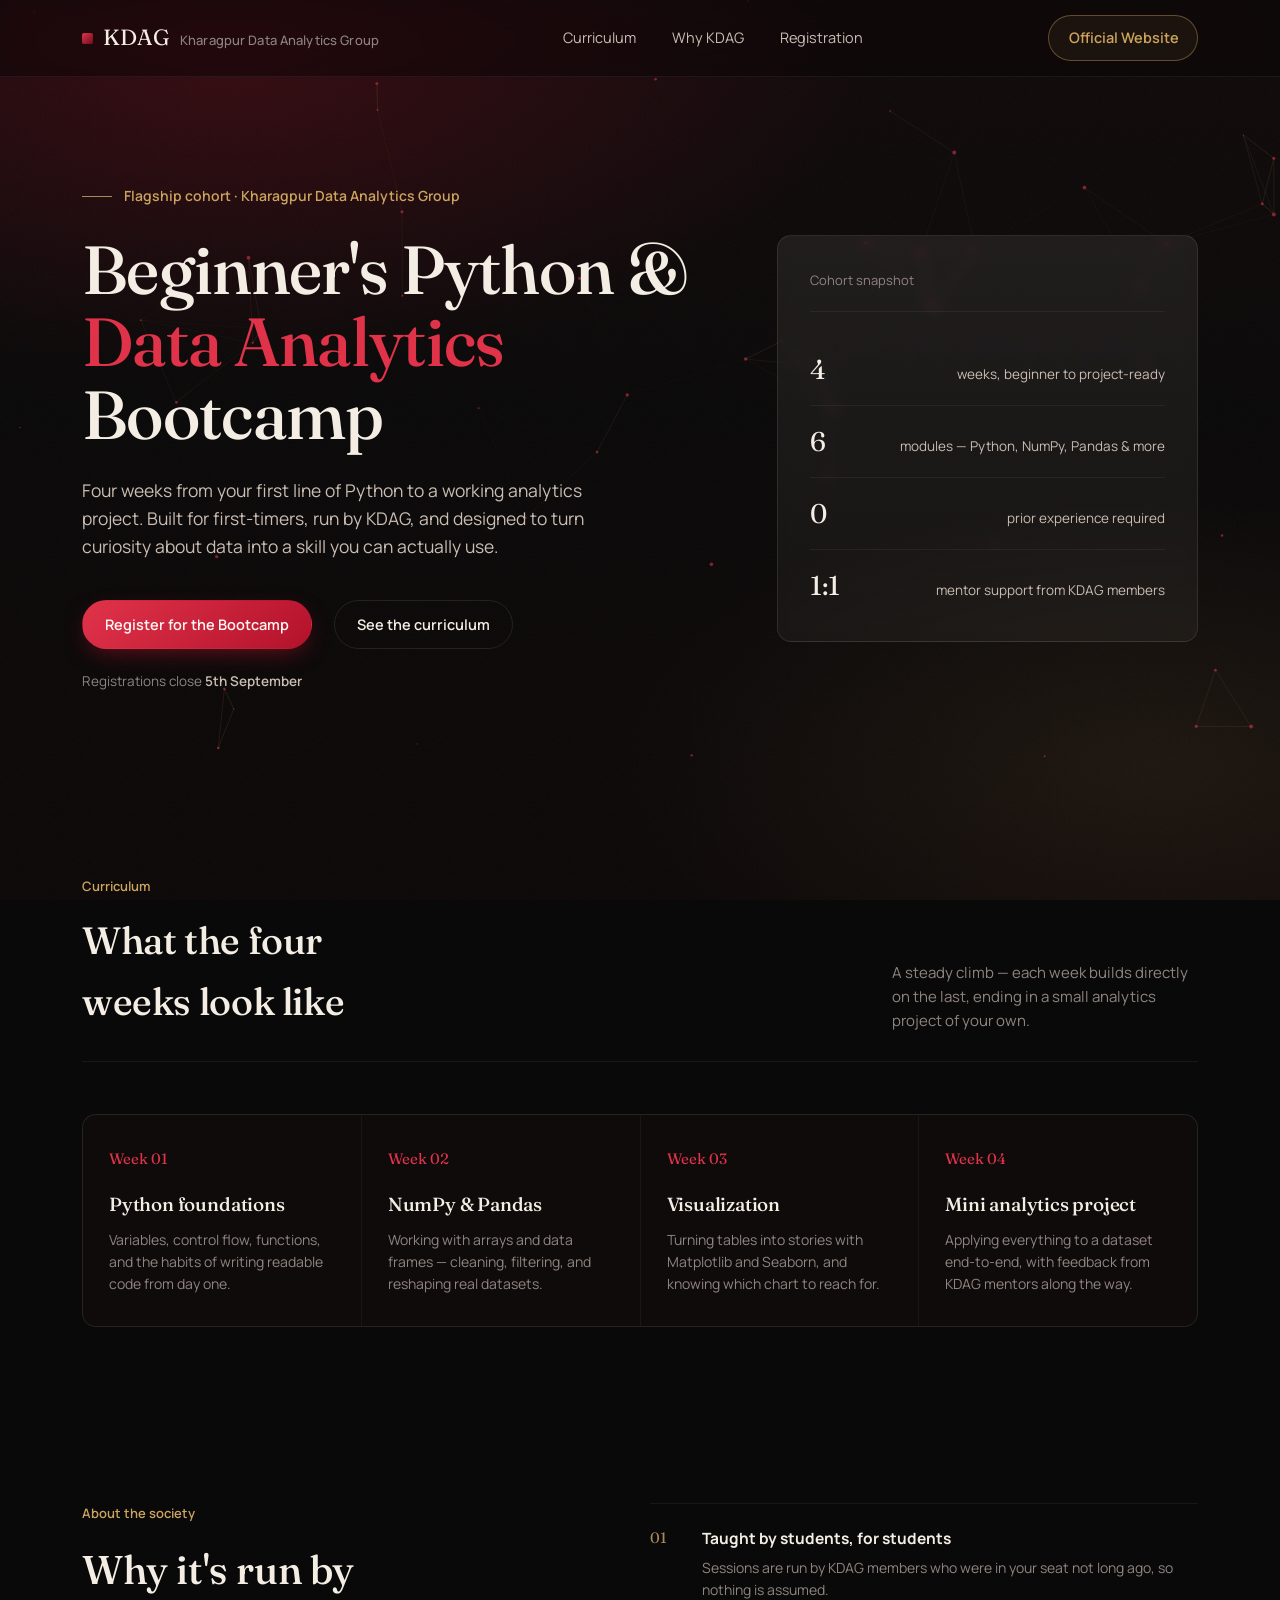
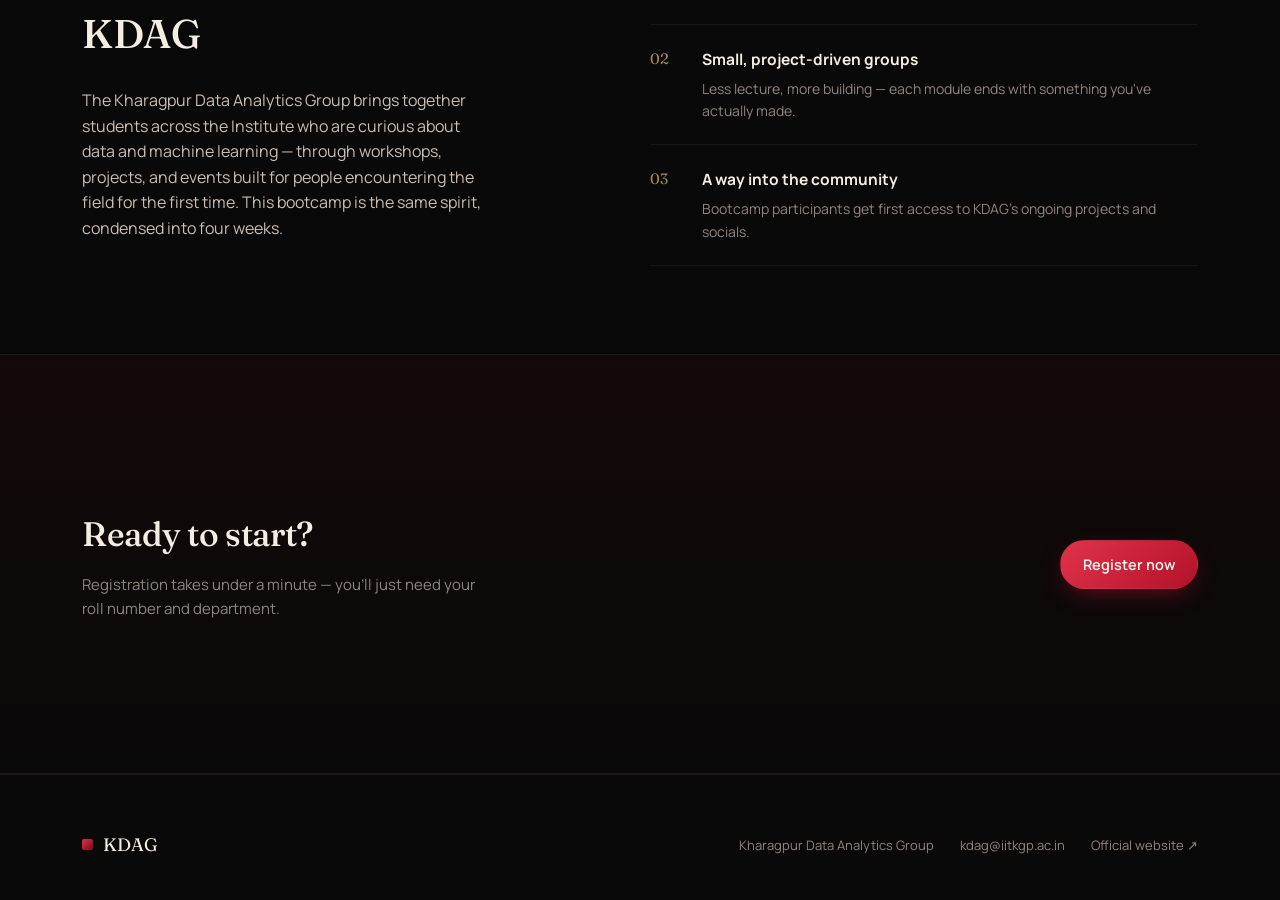
<file: index.html>
<!DOCTYPE html>
<html lang="en">
  <head>

    <meta charset="UTF-8" />
    <meta name="viewport" content="width=device-width, initial-scale=1.0" />
    <title>KDAG — Beginner's Python &amp; Data Analytics Bootcamp</title>
    <meta name="description" content="A four-week, hands-on introduction to Python and data analytics, hosted by the Kharagpur Data Analytics Group." />
    <link rel="stylesheet" href="style.css" />

  </head>
  <body>

    <canvas id="bg-network"></canvas>
    <div class="grain"></div>

    <nav class="site-nav">

      <div class="wrap">
        <a href="index.html" class="brand"><span class="mark"></span>KDAG <span class="full">Kharagpur Data Analytics Group</span></a>
        <div class="nav-links">
          <a href="#curriculum">Curriculum</a>
          <a href="#why-kdag">Why KDAG</a>
          <a href="#join">Registration</a>
        </div>

        <div class="nav-actions">
          <a class="btn btn-official" href="https://www.kdagiitkgp.com" target="_blank" rel="noopener">Official Website</a>
        </div>
      </div>
    </nav>

    <main>

      <section class="hero">
        <div class="wrap hero-grid">
          <div class="fade-in">

            <div class="eyebrow-line"><span class="rule"></span> Flagship cohort · Kharagpur Data Analytics Group</div>
            <h1>Beginner's Python &amp; <em>Data Analytics</em> Bootcamp</h1>

            <p class="hero-sub">
              Four weeks from your first line of Python to a working analytics project.
              Built for first-timers, run by KDAG, and designed to turn curiosity about
              data into a skill you can actually use.
            </p>

            <div class="hero-cta">
              <a href="register.html" class="btn btn-primary">Register for the Bootcamp</a>
              <a href="#curriculum" class="btn btn-outline">See the curriculum</a>
              <span class="deadline">Registrations close <strong>5th September</strong></span>
            </div>
          </div>

          <div class="snapshot fade-in" style="animation-delay: .1s">
            <div class="snapshot-head">Cohort snapshot</div>
            <div class="snapshot-row">
              <span class="num">4</span>
              <span class="label">weeks, beginner to project-ready</span>
            </div>

            <div class="snapshot-row">
              <span class="num">6</span>
              <span class="label">modules — Python, NumPy, Pandas &amp; more</span>
            </div>

            <div class="snapshot-row">
              <span class="num">0</span>
              <span class="label">prior experience required</span>
            </div>

            <div class="snapshot-row">
              <span class="num">1:1</span>
              <span class="label">mentor support from KDAG members</span>
            </div>

          </div>
        </div>
      </section>

      <section id="curriculum">
        <div class="wrap">
          <div class="section-head">
            <div>
              <span class="tag">Curriculum</span>
              <h2>What the four weeks look like</h2>
            </div>
            <p class="desc">A steady climb — each week builds directly on the last, ending in a small analytics project of your own.</p>
          </div>

          <div class="curriculum-grid">
            <div class="curriculum-card">
              <div class="week">Week 01</div>
              <h3>Python foundations</h3>
              <p>Variables, control flow, functions, and the habits of writing readable code from day one.</p>
            </div>

            <div class="curriculum-card">
              <div class="week">Week 02</div>
              <h3>NumPy &amp; Pandas</h3>
              <p>Working with arrays and data frames — cleaning, filtering, and reshaping real datasets.</p>
            </div>

            <div class="curriculum-card">
              <div class="week">Week 03</div>
              <h3>Visualization</h3>
              <p>Turning tables into stories with Matplotlib and Seaborn, and knowing which chart to reach for.</p>
            </div>

            <div class="curriculum-card">
              <div class="week">Week 04</div>
              <h3>Mini analytics project</h3>
              <p>Applying everything to a dataset end-to-end, with feedback from KDAG mentors along the way.</p>
            </div>

          </div>
        </div>
      </section>

      <section id="why-kdag">
        <div class="wrap why-grid">
          <div>
            <span class="tag">About the society</span>
            <h2>Why it's run by KDAG</h2>
            <p>
              The Kharagpur Data Analytics Group brings together students across the
              Institute who are curious about data and machine learning — through
              workshops, projects, and events built for people encountering the field
              for the first time. This bootcamp is the same spirit, condensed into four weeks.
            </p>
          </div>

          <ul class="why-list">
            <li>
              <span class="idx">01</span>
              <div>
                <h4>Taught by students, for students</h4>
                <p>Sessions are run by KDAG members who were in your seat not long ago, so nothing is assumed.</p>
              </div>
            </li>
            <li>
              <span class="idx">02</span>
              <div>
                <h4>Small, project-driven groups</h4>
                <p>Less lecture, more building — each module ends with something you've actually made.</p>
              </div>
            </li>
            <li>
              <span class="idx">03</span>
              <div>
                <h4>A way into the community</h4>
                <p>Bootcamp participants get first access to KDAG's ongoing projects and socials.</p>
              </div>
            </li>
          </ul>

        </div>
      </section>

      <section id="join" class="cta-band">
        <div class="wrap">
          <div>
            <h2>Ready to start?</h2>
            <p class="desc">Registration takes under a minute — you'll just need your roll number and department.</p>
          </div>
          <a href="register.html" class="btn btn-primary">Register now</a>
        </div>
      </section>

    </main>

    <footer>
      <div class="wrap footer-row">
        <a href="index.html" class="brand"><span class="mark"></span>KDAG</a>
        <div class="footer-meta">
          <span>Kharagpur Data Analytics Group</span>
          <a href="mailto:kdag@iitkgp.ac.in">kdag@iitkgp.ac.in</a>
          <a href="https://www.kdagiitkgp.in" target="_blank" rel="noopener">Official website ↗</a>
        </div>
      </div>
    </footer>

    <script src="script.js"></script>
  </body>
</html>
</file>
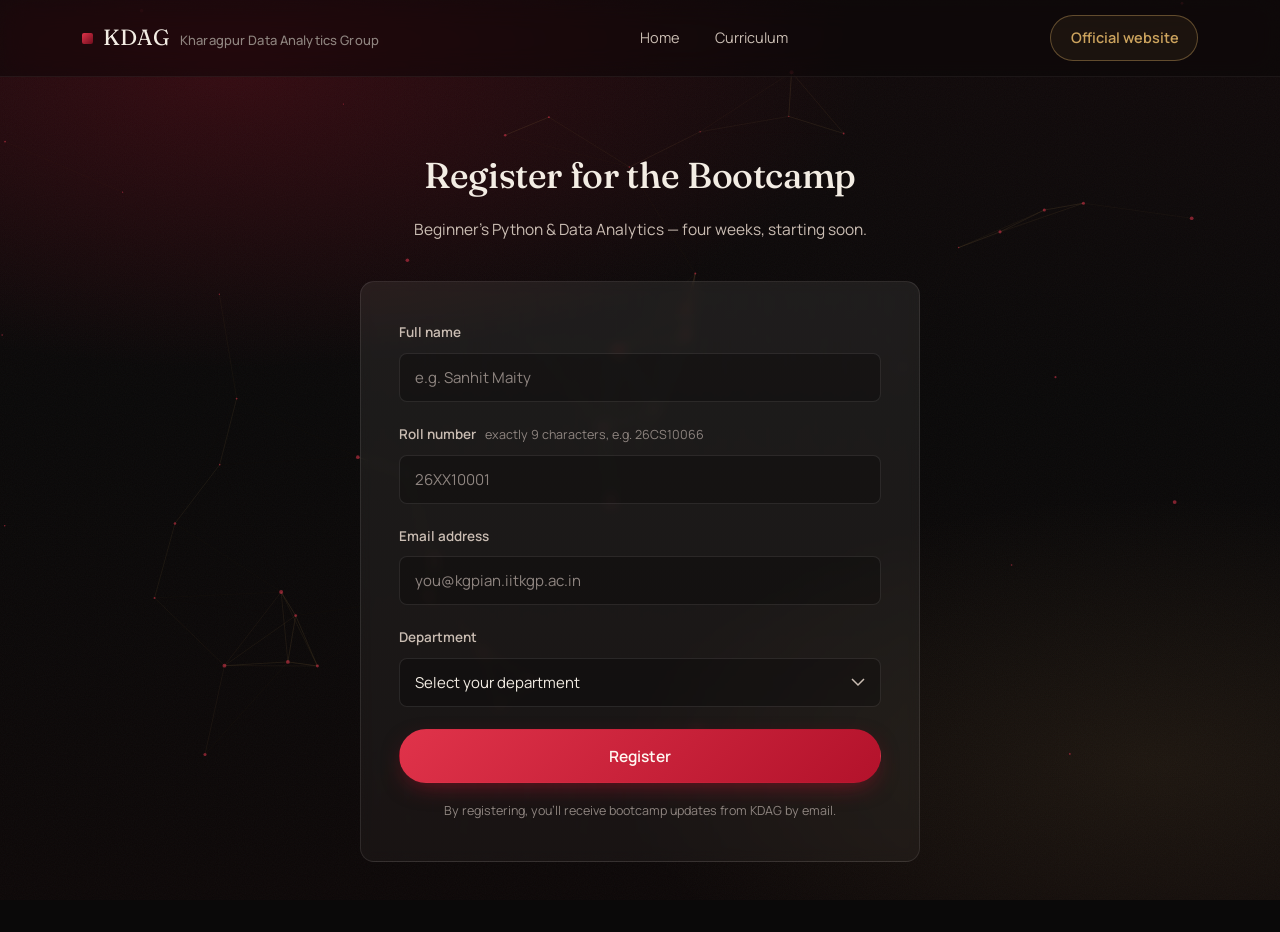
<file: register.html>
<!DOCTYPE html>
<html lang="en">
  <head>
    <meta charset="UTF-8" />
    <meta name="viewport" content="width=device-width, initial-scale=1.0" />
    <title>Register — KDAG Bootcamp</title>
    <meta name="description" content="Register for KDAG's Beginner's Python & Data Analytics Bootcamp." />
    <link rel="stylesheet" href="style.css" />
  </head>
  <body>

    <canvas id="bg-network"></canvas>
    <div class="grain"></div>

    <nav class="site-nav">

      <div class="wrap">
        <a href="index.html" class="brand"><span class="mark"></span>KDAG <span class="full">Kharagpur Data Analytics Group</span></a>
        <div class="nav-links">
          <a href="index.html">Home</a>
          <a href="index.html#curriculum">Curriculum</a>
        </div>
        <div class="nav-actions">
          <a class="btn btn-official" href="https://www.kdagiitkgp.com" target="_blank" rel="noopener">Official website</a>
        </div>
      </div>
    </nav>

    <div class="register-shell">
      <div class="register-panel">

        <div class="register-head fade-in">
          <h1>Register for the Bootcamp</h1>
          <p>Beginner's Python &amp; Data Analytics — four weeks, starting soon.</p>
        </div>

        <form id="registration-form" class="form-card fade-in" style="animation-delay:.08s" novalidate>

          <div class="field" id="wrap-name">
            <label for="field-name">Full name</label>
            <input type="text" id="field-name" name="name" placeholder="e.g. Sanhit Maity" autocomplete="name" />
            <div class="error-msg">Please enter your full name.</div>
          </div>

          <div class="field" id="wrap-roll">
            <label for="field-roll">Roll number <span class="hint">exactly 9 characters, e.g. 26CS10066</span></label>
            <input type="text" id="field-roll" name="roll" placeholder="26XX10001" maxlength="9" autocomplete="off" />
            <div class="error-msg">Roll number must be exactly 9 characters (e.g. 26XX10001).</div>
          </div>

          <div class="field" id="wrap-email">
            <label for="field-email">Email address</label>
            <input type="email" id="field-email" name="email" placeholder="you@kgpian.iitkgp.ac.in" autocomplete="email" />
            <div class="error-msg">Please enter a valid email address.</div>
          </div>

          <div class="field" id="wrap-department">
            <label for="field-department">Department</label>
            <select id="field-department" name="department">

              <option value="" selected disabled>Select your department</option>
              <option>Computer Science &amp; Engineering</option>
              <option>Electrical Engineering</option>
              <option>Electronics &amp; Electrical Communication Engg.</option>
              <option>Mechanical Engineering</option>
              <option>Civil Engineering</option>
              <option>Chemical Engineering</option>
              <option>Aerospace Engineering</option>
              <option>Metallurgical &amp; Materials Engineering</option>
              <option>Mining Engineering</option>
              <option>Architecture &amp; Regional Planning</option>
              <option>Ocean Engineering &amp; Naval Architecture</option>
              <option>Biotechnology</option>
              <option>Other</option>

            </select>
            <div class="error-msg">Please select your department.</div>
          </div>

          <button type="submit" class="btn btn-primary btn-block">Register</button>
          <p class="form-footnote">By registering, you'll receive bootcamp updates from KDAG by email.</p>
        </form>

        <div id="success-card" class="success-card">
          <div class="success-badge">
            <svg viewBox="0 0 24 24" fill="none" xmlns="http://www.w3.org/2000/svg"><path d="M4 12.5L9.5 18L20 6" stroke="#fff8f2" stroke-width="2.2" stroke-linecap="round" stroke-linejoin="round"/></svg>
          </div>

          <h2>Registered successfully!</h2>
          <p>Keep an eye on your inbox for the joining details.</p>

          <div class="success-detail">

            <div><span>Name</span><strong id="out-name">—</strong></div>
            <div><span>Roll number</span><strong id="out-roll">—</strong></div>
            <div><span>Department</span><strong id="out-dept">—</strong></div>
            <div><span>Status</span><strong>Confirmed</strong></div>

          </div>
        </div>

      </div>
    </div>

    <script src="script.js"></script>
  </body>
</html>
</file>
<file: style.css>
@import url('https://fonts.googleapis.com/css2?family=Fraunces:opsz,wght@9..144,400;9..144,500;9..144,600;9..144,700&family=Manrope:wght@400;500;600;700;800&display=swap');

:root {
  --void: #0a0909;
  --bg-deep: #170a0c;
  --surface: rgba(243, 237, 228, 0.045);
  --surface-hi: rgba(243, 237, 228, 0.08);
  --line: rgba(243, 237, 228, 0.1);
  --line-soft: rgba(243, 237, 228, 0.06);
  --ink: #f3ede4;
  --ink-dim: #cabdb3;
  --muted: #8f8580;
  --crimson: #b3122b;
  --crimson-bright: #e0334a;
  --crimson-deep: #6e0d1c;
  --gold: #cda45e;
  --gold-soft: #a98a53;
  --focus: #e6c98a;

  --serif: 'Fraunces', Georgia, serif;
  --sans: 'Manrope', -apple-system, BlinkMacSystemFont, 'Segoe UI', sans-serif;

  --container: 1180px;
  --radius: 14px;
  --radius-sm: 8px;
}

* { box-sizing: border-box; }

html { scroll-behavior: smooth; }

@media (prefers-reduced-motion: reduce) {
  html { scroll-behavior: auto; }
  * { animation-duration: 0.001ms !important; animation-iteration-count: 1 !important; transition-duration: 0.001ms !important; }
}

body {
  margin: 0;
  background: var(--void);
  color: var(--ink);
  font-family: var(--sans);
  font-size: 16px;
  line-height: 1.6;
  -webkit-font-smoothing: antialiased;
}

img, svg, canvas { display: block; max-width: 100%; }

a { color: inherit; text-decoration: none; }

::selection { background: var(--crimson); color: #fff; }

:focus-visible {
  outline: 2px solid var(--focus);
  outline-offset: 3px;
  border-radius: 4px;
}

.wrap {
  max-width: var(--container);
  margin: 0 auto;
  padding: 0 32px;
}

h1, h2, h3 {
  font-family: var(--serif);
  font-weight: 500;
  color: var(--ink);
  letter-spacing: -0.01em;
  margin: 0;
}

p { margin: 0; }


#bg-network {
  position: fixed;
  inset: 0;
  z-index: 0;
  width: 100%;
  height: 100%;
  background:
    radial-gradient(ellipse 90% 60% at 18% 8%, rgba(179, 18, 43, 0.22), transparent 55%),
    radial-gradient(ellipse 70% 50% at 90% 85%, rgba(205, 164, 94, 0.09), transparent 60%),
    linear-gradient(180deg, #120a0b 0%, var(--void) 45%, #0d0808 100%);
}

.grain {
  position: fixed;
  inset: 0;
  z-index: 1;
  pointer-events: none;
  opacity: 0.035;
  background-image: url("data:image/svg+xml,%3Csvg xmlns='http://www.w3.org/2000/svg' width='120' height='120'%3E%3Cfilter id='n'%3E%3CfeTurbulence type='fractalNoise' baseFrequency='0.9' numOctaves='2' stitchTiles='stitch'/%3E%3C/filter%3E%3Crect width='100%25' height='100%25' filter='url(%23n)'/%3E%3C/svg%3E");
}


.site-nav {
  position: sticky;
  top: 0;
  z-index: 40;
  backdrop-filter: blur(14px) saturate(140%);
  background: rgba(10, 9, 9, 0.55);
  border-bottom: 1px solid var(--line-soft);
}

.site-nav .wrap {
  display: flex;
  align-items: center;
  justify-content: space-between;
  height: 76px;
}

.brand {
  display: flex;
  align-items: baseline;
  gap: 10px;
  font-family: var(--serif);
  font-size: 22px;
  color: var(--ink);
}

.brand .mark {
  width: 11px;
  height: 11px;
  border-radius: 2px;
  background: linear-gradient(135deg, var(--crimson-bright), var(--crimson-deep));
  display: inline-block;
  transform: translateY(-1px);
}

.brand .full {
  font-size: 13px;
  color: var(--muted);
  font-family: var(--sans);
  font-weight: 500;
  letter-spacing: 0.01em;
}

.nav-links {
  display: flex;
  align-items: center;
  gap: 36px;
}

.nav-links a:not(.btn) {
  font-size: 14.5px;
  color: var(--ink-dim);
  transition: color 0.2s ease;
  position: relative;
}

.nav-links a:not(.btn):hover { color: var(--ink); }

.nav-actions {
  display: flex;
  align-items: center;
  gap: 20px;
}

.btn {
  display: inline-flex;
  align-items: center;
  gap: 8px;
  padding: 12px 22px;
  border-radius: 999px;
  font-size: 14.5px;
  font-weight: 600;
  font-family: var(--sans);
  cursor: pointer;
  border: 1px solid transparent;
  transition: transform 0.18s ease, border-color 0.18s ease, background 0.18s ease, box-shadow 0.18s ease;
  white-space: nowrap;
}

.btn:active { transform: translateY(1px); }

.btn-primary {
  background: linear-gradient(135deg, var(--crimson-bright), var(--crimson));
  color: #fff8f2;
  box-shadow: 0 8px 24px -8px rgba(179, 18, 43, 0.65);
}

.btn-primary:hover { box-shadow: 0 10px 30px -6px rgba(224, 51, 74, 0.75); transform: translateY(-1px); }

.btn-outline {
  background: transparent;
  border-color: var(--line);
  color: var(--ink);
}

.btn-outline:hover { border-color: var(--gold); color: var(--gold); }

.btn-ghost {
  background: var(--surface);
  border-color: var(--line);
  color: var(--ink-dim);
}

.btn-ghost:hover { color: var(--ink); border-color: var(--surface-hi); }

.btn-official {
  border: 1px solid rgba(205, 164, 94, 0.4);
  color: var(--gold);
  background: rgba(205, 164, 94, 0.07);
  padding: 10px 18px 10px 20px;
}

.btn-official:hover {
  background: rgba(205, 164, 94, 0.14);
  border-color: var(--gold);
}

.btn-official svg { width: 13px; height: 13px; transition: transform 0.18s ease; }
.btn-official:hover svg { transform: translate(2px, -2px); }

.btn-block { width: 100%; justify-content: center; padding: 15px 22px; font-size: 15.5px; }


main { position: relative; z-index: 2; }

.hero {
  padding: 108px 0 96px;
  position: relative;
}

.hero-grid {
  display: grid;
  grid-template-columns: 1.35fr 0.9fr;
  gap: 64px;
  align-items: center;
}

.eyebrow-line {
  display: flex;
  align-items: center;
  gap: 12px;
  margin-bottom: 26px;
  color: var(--gold);
  font-size: 14px;
  font-weight: 600;
}

.eyebrow-line .rule { width: 30px; height: 1px; background: var(--gold-soft); }

.hero h1 {
  font-size: clamp(40px, 5.4vw, 68px);
  line-height: 1.06;
  max-width: 15ch;
}

.hero h1 em {
  font-style: normal;
  color: var(--crimson-bright);
}

.hero-sub {
  margin-top: 26px;
  max-width: 46ch;
  font-size: 17.5px;
  color: var(--ink-dim);
}

.hero-cta {
  margin-top: 40px;
  display: flex;
  align-items: center;
  gap: 22px;
  flex-wrap: wrap;
}

.hero-cta .deadline {
  font-size: 13.5px;
  color: var(--muted);
}

.hero-cta .deadline strong { color: var(--ink-dim); font-weight: 600; }


.snapshot {
  background: linear-gradient(180deg, var(--surface-hi), var(--surface));
  border: 1px solid var(--line);
  border-radius: var(--radius);
  padding: 34px 32px;
  backdrop-filter: blur(6px);
}

.snapshot-head {
  font-size: 13px;
  color: var(--muted);
  padding-bottom: 20px;
  border-bottom: 1px solid var(--line-soft);
  margin-bottom: 22px;
}

.snapshot-row {
  display: flex;
  justify-content: space-between;
  align-items: baseline;
  padding: 14px 0;
  border-bottom: 1px solid var(--line-soft);
}

.snapshot-row:last-child { border-bottom: none; padding-bottom: 0; }

.snapshot-row .num {
  font-family: var(--serif);
  font-size: 27px;
  color: var(--ink);
}

.snapshot-row .label {
  font-size: 13.5px;
  color: var(--ink-dim);
  text-align: right;
}

section { position: relative; padding: 88px 0; }

.section-head {
  display: flex;
  justify-content: space-between;
  align-items: flex-end;
  gap: 40px;
  margin-bottom: 52px;
  border-bottom: 1px solid var(--line-soft);
  padding-bottom: 28px;
}

.section-head h2 { font-size: clamp(28px, 3.4vw, 38px); max-width: 14ch; }

.section-head .desc { max-width: 34ch; font-size: 15px; color: var(--muted); }

.tag {
  font-size: 13px;
  color: var(--gold);
  font-weight: 600;
  margin-bottom: 14px;
  display: block;
}

.curriculum-grid {
  display: grid;
  grid-template-columns: repeat(4, 1fr);
  gap: 1px;
  background: var(--line-soft);
  border: 1px solid var(--line-soft);
  border-radius: var(--radius);
  overflow: hidden;
}

.curriculum-card {
  background: #100b0b;
  padding: 32px 26px;
  transition: background 0.25s ease;
}

.curriculum-card:hover { background: #150e0e; }

.curriculum-card .week {
  font-family: var(--serif);
  font-size: 15px;
  color: var(--crimson-bright);
  margin-bottom: 18px;
}

.curriculum-card h3 { font-size: 19px; margin-bottom: 10px; }

.curriculum-card p { font-size: 14px; color: var(--muted); line-height: 1.55; }


.why-grid {
  display: grid;
  grid-template-columns: 0.95fr 1.05fr;
  gap: 72px;
  align-items: start;
}

.why-grid h2 { font-size: clamp(28px, 3.4vw, 40px); max-width: 12ch; margin-bottom: 22px; }

.why-grid > div:first-child p { color: var(--ink-dim); font-size: 16px; max-width: 40ch; }

.why-list {
  list-style: none;
  margin: 0;
  padding: 0;
  display: flex;
  flex-direction: column;
}

.why-list li {
  display: grid;
  grid-template-columns: 34px 1fr;
  gap: 18px;
  padding: 22px 0;
  border-top: 1px solid var(--line-soft);
}

.why-list li:last-child { border-bottom: 1px solid var(--line-soft); }

.why-list .idx {
  font-family: var(--serif);
  color: var(--gold-soft);
  font-size: 15px;
}

.why-list h4 { margin: 0 0 6px; font-family: var(--sans); font-size: 15.5px; font-weight: 700; }

.why-list p { font-size: 14px; color: var(--muted); }




.cta-band {
  border-top: 1px solid var(--line-soft);
  border-bottom: 1px solid var(--line-soft);
  background: linear-gradient(180deg, rgba(179, 18, 43, 0.06), transparent);
}

.cta-band .wrap {
  display: flex;
  justify-content: space-between;
  align-items: center;
  gap: 40px;
  padding: 64px 32px;
}

.cta-band h2 { font-size: clamp(26px, 3.2vw, 34px); max-width: 16ch; }

.cta-band .desc { color: var(--muted); font-size: 15px; margin-top: 12px; max-width: 44ch; }





footer {
  padding: 56px 0 40px;
  border-top: 1px solid var(--line-soft);
}

.footer-row {
  display: flex;
  justify-content: space-between;
  align-items: center;
  flex-wrap: wrap;
  gap: 20px;
}

.footer-row .brand { font-size: 18px; }

.footer-meta {
  font-size: 13px;
  color: var(--muted);
  display: flex;
  gap: 26px;
  flex-wrap: wrap;
}

.footer-meta a:hover { color: var(--gold); }





.register-shell {
  min-height: calc(100vh - 76px);
  display: flex;
  align-items: center;
  justify-content: center;
  padding: 70px 24px;
  position: relative;
  z-index: 2;
}

.register-panel {
  width: 100%;
  max-width: 560px;
}

.register-head { text-align: center; margin-bottom: 40px; }

.register-head h1 {
  font-size: clamp(28px, 4vw, 36px);
  margin-bottom: 12px;
}

.register-head p { color: var(--ink-dim); font-size: 15.5px; }

.form-card {
  background: linear-gradient(180deg, var(--surface-hi), var(--surface));
  border: 1px solid var(--line);
  border-radius: var(--radius);
  padding: 40px 38px;
  backdrop-filter: blur(6px);
}

.field { margin-bottom: 22px; }

.field label {
  display: block;
  font-size: 13.5px;
  font-weight: 600;
  color: var(--ink-dim);
  margin-bottom: 9px;
}

.field .hint { font-weight: 400; color: var(--muted); font-size: 12.5px; margin-left: 6px; }

.field input,
.field select {
  width: 100%;
  padding: 13px 15px;
  background: rgba(0, 0, 0, 0.25);
  border: 1px solid var(--line);
  border-radius: var(--radius-sm);
  color: var(--ink);
  font-family: var(--sans);
  font-size: 15px;
  transition: border-color 0.18s ease, background 0.18s ease;
}

.field select {
  appearance: none;
  background-image: url("data:image/svg+xml,%3Csvg xmlns='http://www.w3.org/2000/svg' width='14' height='9' viewBox='0 0 14 9'%3E%3Cpath d='M1 1l6 6 6-6' stroke='%23cabdb3' stroke-width='1.5' fill='none' fill-rule='evenodd'/%3E%3C/svg%3E");
  background-repeat: no-repeat;
  background-position: right 15px center;
  padding-right: 40px;
}

.field select option { background: #17100f; color: var(--ink); }

.field input::placeholder { color: var(--muted); }

.field input:focus,
.field select:focus {
  border-color: var(--gold);
  background: rgba(0, 0, 0, 0.35);
  outline: none;
}

.field.invalid input,
.field.invalid select { border-color: var(--crimson-bright); }

.error-msg {
  display: none;
  font-size: 12.5px;
  color: var(--crimson-bright);
  margin-top: 7px;
}

.field.invalid .error-msg { display: block; }

.form-footnote {
  font-size: 12.5px;
  color: var(--muted);
  margin-top: 18px;
  text-align: center;
}




.success-card {
  display: none;
  text-align: center;
  padding: 56px 38px;
  background: linear-gradient(180deg, var(--surface-hi), var(--surface));
  border: 1px solid var(--line);
  border-radius: var(--radius);
}

.success-card.show { display: block; animation: rise 0.5s ease both; }

.success-badge {
  width: 62px;
  height: 62px;
  margin: 0 auto 26px;
  border-radius: 50%;
  background: linear-gradient(135deg, var(--crimson-bright), var(--crimson-deep));
  display: flex;
  align-items: center;
  justify-content: center;
  box-shadow: 0 10px 30px -8px rgba(179, 18, 43, 0.7);
}

.success-badge svg { width: 26px; height: 26px; }

.success-card h2 { font-size: 26px; margin-bottom: 12px; }

.success-card p { color: var(--ink-dim); font-size: 15px; max-width: 38ch; margin: 0 auto; }

.success-detail {
  margin-top: 28px;
  padding-top: 24px;
  border-top: 1px solid var(--line-soft);
  display: grid;
  grid-template-columns: repeat(2, 1fr);
  gap: 16px;
  text-align: left;
}

.success-detail div span {
  display: block;
  font-size: 12px;
  color: var(--muted);
  margin-bottom: 4px;
}

.success-detail div strong {
  font-family: var(--serif);
  font-size: 16px;
  font-weight: 500;
  color: var(--ink);
}

@keyframes rise {
  from { opacity: 0; transform: translateY(14px); }
  to { opacity: 1; transform: translateY(0); }
}

.fade-in {
  animation: fadeUp 0.7s cubic-bezier(0.2, 0.7, 0.2, 1) both;
}

@keyframes fadeUp {
  from { opacity: 0; transform: translateY(18px); }
  to { opacity: 1; transform: translateY(0); }
}




@media (max-width: 920px) {
  .hero-grid { grid-template-columns: 1fr; gap: 48px; }
  .curriculum-grid { grid-template-columns: repeat(2, 1fr); }
  .why-grid { grid-template-columns: 1fr; gap: 40px; }
  .nav-links { display: none; }
  .cta-band .wrap { flex-direction: column; align-items: flex-start; }
}

@media (max-width: 600px) {
  .wrap { padding: 0 20px; }
  .hero { padding: 76px 0 64px; }
  .curriculum-grid { grid-template-columns: 1fr; }
  .site-nav .wrap { height: 66px; }
  .brand .full { display: none; }
  .form-card, .success-card { padding: 30px 24px; }
  .success-detail { grid-template-columns: 1fr; }
  .snapshot { padding: 26px 22px; }
  .footer-row { flex-direction: column; align-items: flex-start; }
}
</file>
